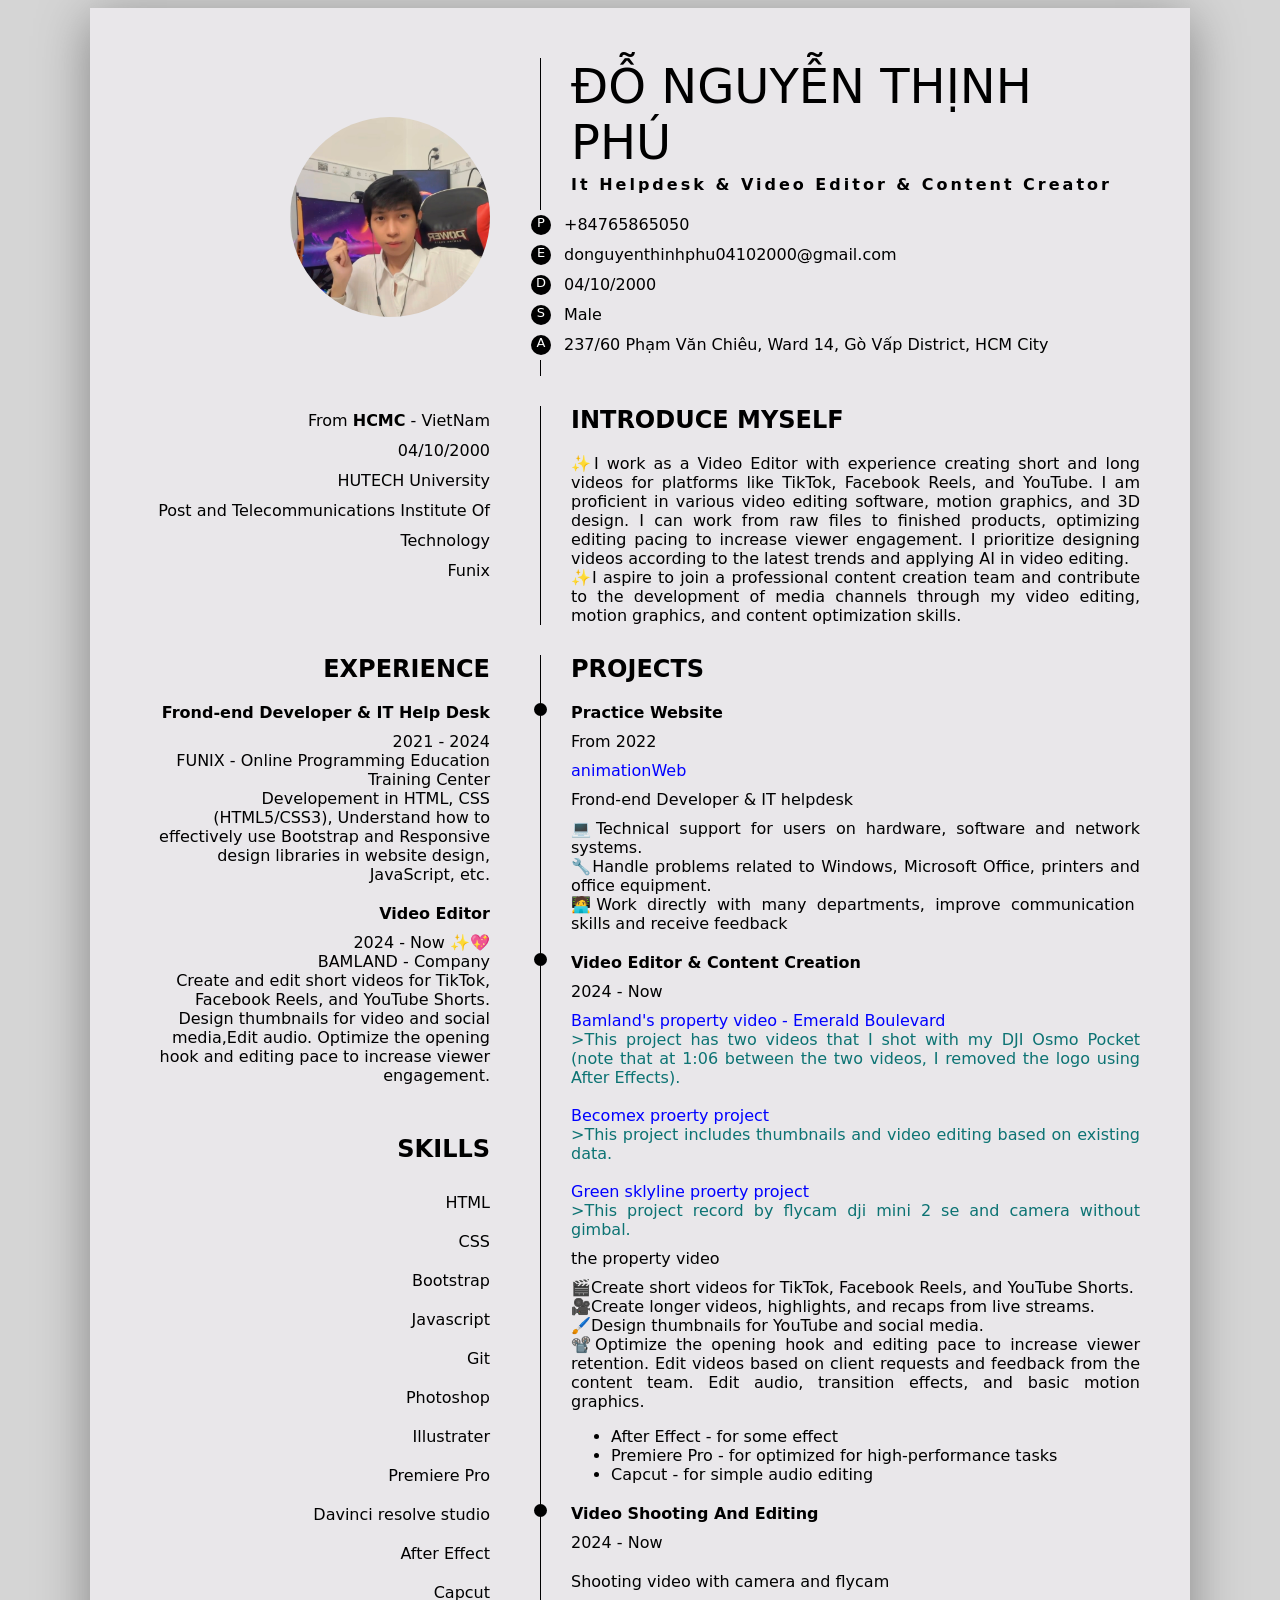
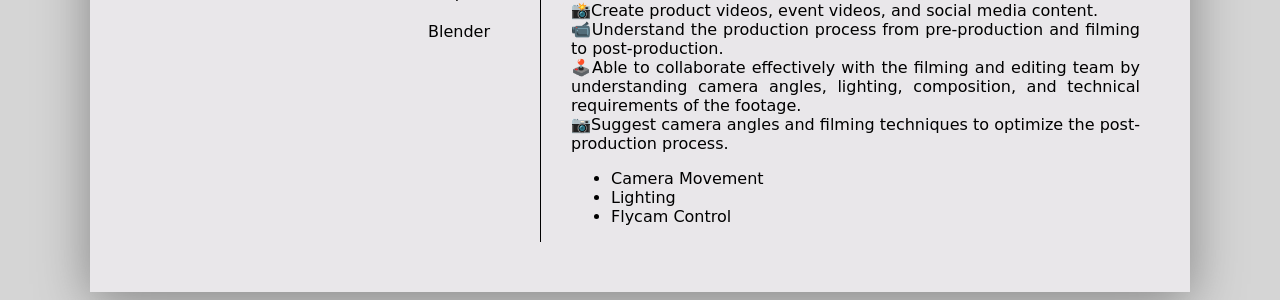
<file: CV_videoEditor/index.html>
<!doctype html>
<html lang="en">
  <head>
    <meta charset="UTF-8" />
    <meta http-equiv="X-UA-Compatible" content="IE=edge" />
    <meta name="viewport" content="width=device-width, initial-scale=1.0" />
    <title>Phu's CV</title>
    <link rel="stylesheet" href="index.css" />
    <link
      rel="stylesheet"
      href="https://cdnjs.cloudflare.com/ajax/libs/font-awesome/6.2.1/css/all.min.css"
    />
  </head>
  <body>
    <div class="container">
      <div class="avatar">
        <img src="CV.jpg" alt="" />
      </div>
      <div class="name">
        <h1>ĐỖ NGUYỄN THỊNH PHÚ</h1>
        <div class="specialize">
          It Helpdesk & Video Editor & Content Creator
        </div>
        <ul class="contact">
          <li><span>P</span> +84765865050</li>
          <li><span>E</span> donguyenthinhphu04102000@gmail.com</li>
          <li><span>D</span> 04/10/2000</li>
          <li><span>S</span> Male</li>
          <li>
            <span>A</span> 237/60 Phạm Văn Chiêu, Ward 14, Gò Vấp District, HCM
            City
          </li>
        </ul>
      </div>
      <div class="info">
        <ul>
          <li>From <b>HCMC</b> - VietNam</li>
          <li>04/10/2000</li>
          <li>HUTECH University</li>
          <li>Post and Telecommunications Institute Of Technology</li>
          <li>Funix</li>
        </ul>
      </div>
      <div class="intro">
        <h2>INTRODUCE MYSELF</h2>
        <div class="des">
          ✨I work as a Video Editor with experience creating short and long
          videos for platforms like TikTok, Facebook Reels, and YouTube. I am
          proficient in various video editing software, motion graphics, and 3D
          design. I can work from raw files to finished products, optimizing
          editing pacing to increase viewer engagement. I prioritize designing
          videos according to the latest trends and applying AI in video
          editing. <br />
          ✨I aspire to join a professional content creation team and contribute
          to the development of media channels through my video editing, motion
          graphics, and content optimization skills.
        </div>
      </div>
      <div class="experience">
        <h2>EXPERIENCE</h2>

        <div class="item">
          <h4>Frond-end Developer & IT Help Desk</h4>
          <div class="time">
            <span>2021 - 2024</span>
            <br />
            <span>FUNIX - Online Programming Education Training Center</span>
          </div>
          <div class="des">
            Developement in HTML, CSS (HTML5/CSS3), Understand how to
            effectively use Bootstrap and Responsive design libraries in website
            design, JavaScript, etc.
          </div>
        </div>

        <div class="item">
          <h4>Video Editor</h4>
          <div class="time">
            <span>2024 - Now</span> ✨💖
            <br />
            <span>BAMLAND - Company</span>
          </div>
          <div class="des">
            Create and edit short videos for TikTok, Facebook Reels, and YouTube
            Shorts. Design thumbnails for video and social media,Edit audio.
            Optimize the opening hook and editing pace to increase viewer
            engagement.
          </div>
        </div>
        <h2 class="skills">SKILLS</h2>
        <ul>
          <li>HTML</li>
          <li>CSS</li>
          <li>Bootstrap</li>
          <li>Javascript</li>
          <li>Git</li>
          <li>Photoshop</li>
          <li>Illustrater</li>
          <li>Premiere Pro</li>
          <li>Davinci resolve studio</li>
          <li>After Effect</li>
          <li>Capcut</li>
          <li>Blender</li>
        </ul>
      </div>
      <div class="project">
        <h2>PROJECTS</h2>
        <div class="item">
          <h4>Practice Website</h4>
          <div class="time">From 2022</div>
          <div class="web"><a href="https://phu0410.github.io/CV_videoEditor/ChrisMast.html"
              >animationWeb
            </a></div>
          <div class="location">Frond-end Developer & IT helpdesk</div>
          <div class="des">
            💻Technical support for users on hardware, software and network
            systems. <br />
            🔧Handle problems related to Windows, Microsoft Office, printers and
            office equipment. <br />
            🧑‍💻Work directly with many departments, improve communication skills
            and receive feedback
          </div>
        </div>

        <div class="item">
          <h4>Video Editor & Content Creation</h4>
          <div class="time">2024 - Now</div>
          <div class="web">
            <a
              href="https://drive.google.com/drive/folders/1BaCYa3hO27qHtuAuKKKrFc0nmqJ7KECo?usp=sharing"
              >Bamland's property video - Emerald Boulevard
            </a>
            <div class="des">
              >This project has two videos that I shot with my DJI Osmo Pocket
              (note that at 1:06 between the two videos, I removed the logo
              using After Effects).
            </div>
            <br />
            <a
              href="https://drive.google.com/drive/folders/1PlOJanoSykc5bjNb6Ya43X2ZH3G6Sf4e?usp=sharing"
              >Becomex proerty project
            </a>
            <div class="des">
              >This project includes thumbnails and video editing based on
              existing data.
            </div>
            <br />
            <a
              href="https://drive.google.com/drive/folders/14E3wXo5Frzo8lVdf6R0ysvtfVhwouVs3?usp=sharing"
              >Green sklyline proerty project
            </a>
            <div class="des">
              >This project record by flycam dji mini 2 se and camera without
              gimbal.
            </div>
          </div>
          <div class="location">the property video</div>
          <div class="des">
            🎬Create short videos for TikTok, Facebook Reels, and YouTube
            Shorts.<br />
            🎥Create longer videos, highlights, and recaps from live streams.<br />
            🖌️Design thumbnails for YouTube and social media.<br />
            📽️Optimize the opening hook and editing pace to increase viewer
            retention. Edit videos based on client requests and feedback from
            the content team. Edit audio, transition effects, and basic motion
            graphics.
            <ul>
              <li>After Effect - for some effect</li>
              <li>Premiere Pro - for optimized for high-performance tasks</li>
              <li>Capcut - for simple audio editing</li>
            </ul>
          </div>
        </div>

        <div class="item">
          <h4>Video Shooting And Editing</h4>
          <div class="time">2024 - Now</div>
          <div class="web">
            <!-- <a href="https://cvonlinecuaphu.000webhostapp.com/"
              >cvonlinecuaphu.000webhostapp.com
            </a> -->
          </div>
          <div class="location">Shooting video with camera and flycam</div>
          <div class="des">
            📸Create product videos, event videos, and social media content.<br />
            📹Understand the production process from pre-production and filming
            to post-production. <br />
            🕹️Able to collaborate effectively with the filming and editing team
            by understanding camera angles, lighting, composition, and technical
            requirements of the footage. <br />
            📷Suggest camera angles and filming techniques to optimize the
            post-production process.
            <ul>
              <li>Camera Movement</li>
              <li>Lighting</li>
              <li>Flycam Control</li>
            </ul>
          </div>
        </div>
      </div>
    </div>
  </body>
</html>
</file>
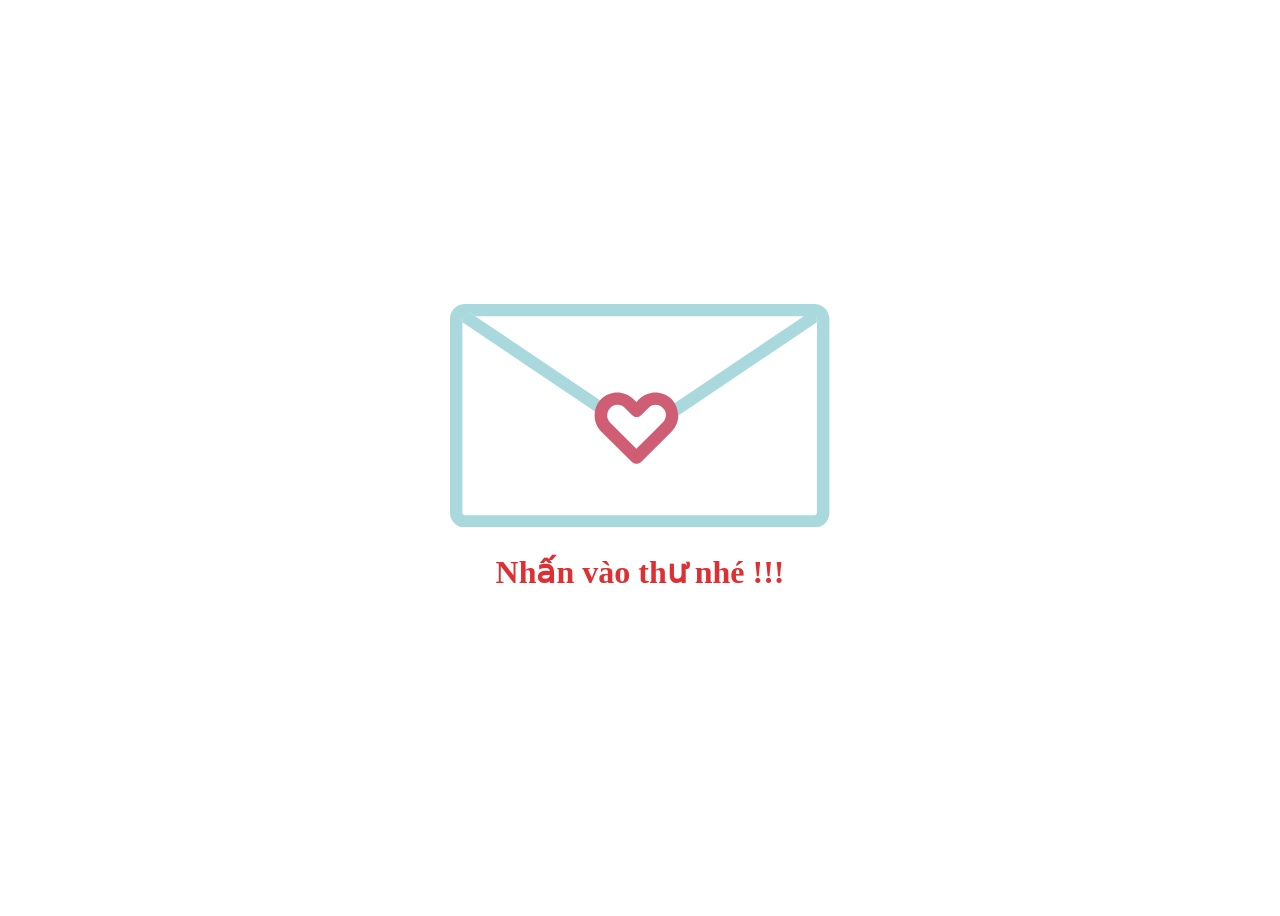
<file: CV_videoEditor/ChrisMast.html>
<!doctype html>
<html lang="en">
  <head>
    <meta charset="UTF-8" />
    <meta http-equiv="X-UA-Compatible" content="IE=edge" />
    <meta name="viewport" content="width=device-width, initial-scale=1.0" />
    <title>Lời chúc của Phú☃️☃️❄️❄️</title>
  </head>
  <style>
    ::selection {
      background: rgba(255, 255, 0, 0.5);
    }

    body {
      background: white;
    }

    .window {
      width: 340px;
      height: 340px;
      background: #a0d5d3;
      position: absolute;
      top: 50%;
      left: 50%;
      border-radius: 50%;
      margin-top: -60px;
      -webkit-transform: translate(-50%, -50%);
      -moz-transform: translate(-50%, -50%);
      -ms-transform: translate(-50%, -50%);
      -o-transform: translate(-50%, -50%);
      transform: translate(-50%, -50%);
      border: 10px solid #f8e7dc;
      overflow: hidden;
    }

    .santa {
      position: absolute;
      left: 50%;
      bottom: 0;
      -webkit-transform: translateX(-50%);
      -moz-transform: translateX(-50%);
      -ms-transform: translateX(-50%);
      -o-transform: translateX(-50%);
      transform: translateX(-50%);
    }

    .santa .body {
      width: 190px;
      height: 210px;
      background: #de2f32;
      position: relative;
      border-radius: 50%;
      top: 0;
      -webkit-animation: bodyLaugh 4s linear infinite;
      -moz-animation: bodyLaugh 4s linear infinite;
      -ms-animation: bodyLaugh 4s linear infinite;
      -o-animation: bodyLaugh 4s linear infinite;
      animation: bodyLaugh 4s linear infinite;
      -webkit-transform: translateY(50%);
      -moz-transform: translateY(50%);
      -ms-transform: translateY(50%);
      -o-transform: translateY(50%);
      transform: translateY(50%);
    }

    .santa .body:before {
      content: " ";
      width: 7px;
      height: 7px;
      background: #f7be10;
      border-radius: 50%;
      position: absolute;
      top: 35%;
      left: 50%;
      -webkit-transform: translate(-50%, -50%);
      -moz-transform: translate(-50%, -50%);
      -ms-transform: translate(-50%, -50%);
      -o-transform: translate(-50%, -50%);
      transform: translate(-50%, -50%);
      box-shadow:
        0px -18px 0px #f7be10,
        0px 18px 0px #f7be10;
    }

    .santa .head {
      z-index: 2;
      position: absolute;
      bottom: 90px;
      left: 50%;
      -webkit-animation: headLaugh 4s linear infinite;
      -moz-animation: headLaugh 4s linear infinite;
      -ms-animation: headLaugh 4s linear infinite;
      -o-animation: headLaugh 4s linear infinite;
      animation: headLaugh 4s linear infinite;
      -webkit-transform: translateX(-50%);
      -moz-transform: translateX(-50%);
      -ms-transform: translateX(-50%);
      -o-transform: translateX(-50%);
      transform: translateX(-50%);
    }

    .santa .head .face {
      width: 120px;
      height: 130px;
      background: #edcab0;
      background: radial-gradient(#edcab0, #e9a982);
      border-radius: 50%;
      border: 3px solid #f8e7dc;
    }

    .santa .head .face .redhat .whitepart {
      position: absolute;
      left: 50%;
      top: 0;
      -webkit-transform: translateX(-50%);
      -moz-transform: translateX(-50%);
      -ms-transform: translateX(-50%);
      -o-transform: translateX(-50%);
      transform: translateX(-50%);
      width: 90%;
      height: 32px;
      background: #f8e7dc;
      border-radius: 50px;
      z-index: 4;
      box-shadow: 0px 6px 0px -4px rgba(0, 0, 0, 0.1);
    }

    .santa .head .face .redhat .redpart {
      width: 120px;
      height: 120px;
      background: #de2f32;
      position: absolute;
      top: -50px;
      left: 15px;
      border-radius: 50%;
      z-index: -1;
    }

    .santa .head .face .redhat .redpart:before {
      content: " ";
      width: 95px;
      height: 95px;
      position: absolute;
      left: 0;
      top: 12px;
      border-radius: 50%;
      box-shadow: inset -8px -1px 0px -5px rgba(0, 0, 0, 0.05);
    }

    .santa .head .face .redhat .redpart:after {
      content: " ";
      position: absolute;
      right: 0;
      top: 60px;
      background: #de2f32;
      width: 20px;
      height: 50px;
    }

    .santa .head .face .redhat .hatball {
      width: 38px;
      height: 38px;
      background: #f8e7dc;
      border-radius: 50%;
      z-index: 5;
      position: absolute;
      right: -20px;
      top: 40px;
      box-shadow: 0px 6px 0px -4px rgba(0, 0, 0, 0.1);
    }

    .santa .head .face .eyes {
      position: absolute;
      left: 50%;
      -webkit-transform: translateX(-50%);
      -moz-transform: translateX(-50%);
      -ms-transform: translateX(-50%);
      -o-transform: translateX(-50%);
      transform: translateX(-50%);
      top: 57px;
    }

    .santa .head .face .eyes:before,
    .santa .head .face .eyes:after {
      content: " ";
      position: absolute;
      width: 15px;
      height: 9px;
      top: 0;
      border: 5px solid #a8744f;
      border-width: 0;
      border-top-width: 5px;
      border-radius: 50%;
    }

    .santa .head .face .eyes:before {
      left: -28px;
    }

    .santa .head .face .eyes:after {
      right: -28px;
    }

    .santa .head .face .beard {
      width: 55px;
      height: 55px;
      background: #f8e7dc;
      border-radius: 50%;
      position: absolute;
      bottom: -30px;
      left: 50%;
      -webkit-animation: beardLaugh 4s linear infinite;
      -moz-animation: beardLaugh 4s linear infinite;
      -ms-animation: beardLaugh 4s linear infinite;
      -o-animation: beardLaugh 4s linear infinite;
      animation: beardLaugh 4s linear infinite;
      -webkit-transform: translateX(-50%);
      -moz-transform: translateX(-50%);
      -ms-transform: translateX(-50%);
      -o-transform: translateX(-50%);
      transform: translateX(-50%);
    }

    .santa .head .face .beard:before,
    .santa .head .face .beard:after {
      content: " ";
      width: 80px;
      height: 80px;
      background: #f8e7dc;
      border-radius: 50%;
      position: absolute;
      bottom: 15px;
    }

    .santa .head .face .beard:before {
      left: -40px;
    }

    .santa .head .face .beard:after {
      right: -40px;
    }

    .santa .head .face .beard .nouse {
      width: 25px;
      height: 20px;
      border-radius: 50%;
      background: #edcab0;
      position: absolute;
      z-index: 3;
      box-shadow: inset -3px -3px 0px #e9a982;
      left: 50%;
      -webkit-transform: translateX(-50%);
      -moz-transform: translateX(-50%);
      -ms-transform: translateX(-50%);
      -o-transform: translateX(-50%);
      transform: translateX(-50%);
      top: -42px;
    }

    .santa .head .face .beard .mouth {
      background: #a8744f;
      z-index: 3;
      position: absolute;
      width: 15px;
      height: 5px;
      border-bottom-right-radius: 80px 50px;
      border-bottom-left-radius: 80px 50px;
      left: 50%;
      top: 0;
      -webkit-animation: mouthLaugh 4s linear infinite;
      -moz-animation: mouthLaugh 4s linear infinite;
      -ms-animation: mouthLaugh 4s linear infinite;
      -o-animation: mouthLaugh 4s linear infinite;
      animation: mouthLaugh 4s linear infinite;
      -webkit-transform: translateX(-50%);
      -moz-transform: translateX(-50%);
      -ms-transform: translateX(-50%);
      -o-transform: translateX(-50%);
      transform: translateX(-50%);
    }

    .santa .head .ears:before,
    .santa .head .ears:after {
      content: " ";
      width: 20px;
      height: 30px;
      border-radius: 50%;
      background: radial-gradient(#e9a982, #edcab0);
      position: absolute;
      top: 50%;
      z-index: -1;
    }

    .santa .head .ears:before {
      left: -8px;
      -webkit-transform: rotate(-10deg);
      -moz-transform: rotate(-10deg);
      -ms-transform: rotate(-10deg);
      -o-transform: rotate(-10deg);
      transform: rotate(-10deg);
    }

    .santa .head .ears:after {
      right: -8px;
      -webkit-transform: rotate(10deg);
      -moz-transform: rotate(10deg);
      -ms-transform: rotate(10deg);
      -o-transform: rotate(10deg);
      transform: rotate(10deg);
    }

    @font-face {
      font-family: "Mountains of Christmas";
      font-style: normal;
      src:
        local("Mountains of Christmas"),
        local("MountainsofChristmas-Regular"),
        url(https://fonts.gstatic.com/s/mountainsofchristmas/v8/dVGBFPwd6G44IWDbQtPewylJhLDHyIrT3I5b5eGTHmw.woff2)
          format("woff2");
    }

    /* .message {
        position: absolute;
        left: 50%;
        top: 50%;
        margin-top: 80px;
        -webkit-transform: translateX(-50%);
        -moz-transform: translateX(-50%);
        -ms-transform: translateX(-50%);
        -o-transform: translateX(-50%);
        transform: translateX(-50%);
        color: #f8e7dc;
        font-family: 'Mountains of Christmas';
    }

    .message h1 {
        font-style: normal;
        font-size: 75px;
        margin-bottom: 0;
        white-space: nowrap;
    }

    .message h2 {
        margin: 0;
        font-size: 20px;
        text-align: center;
        white-space: nowrap;
    } */
    /* im trying to fix this to below */
    .message {
      position: absolute;
      left: 50%;
      top: 50%;
      margin-top: 80px;
      transform: translateX(-50%);
      color: #f8e7dc;
      font-family: "Mountains of Christmas";

      width: 90%;
      max-width: 600px;
      text-align: center;
    }

    .message h1 {
      font-style: normal;
      font-size: clamp(32px, 8vw, 75px);
      margin-bottom: 10px;
      line-height: 1.1;

      white-space: normal;
      word-wrap: break-word;
    }

    .message h2 {
      margin: 5px 0;
      font-size: clamp(14px, 3vw, 20px);
      line-height: 1.5;

      white-space: normal;
      word-wrap: break-word;
    }
    @media (max-width: 768px) {
      .window {
        width: 280px;
        height: 280px;
      }

      .message {
        width: 95%;
        margin-top: 60px;
      }

      .message h1 {
        font-size: 38px;
      }

      .message h2 {
        font-size: 16px;
      }
    }
    /* that's all */

    .message h2 a {
      color: #f7be10;
      opacity: 0.8;
    }

    .message h2 a:hover {
      opacity: 1;
    }

    @-webkit-keyframes bodyLaugh {
      0% {
        top: 0px;
      }

      2% {
        top: -3px;
      }

      4% {
        top: 0px;
      }

      8% {
        top: -3px;
      }

      10% {
        top: 0px;
      }

      12% {
        top: -3px;
      }

      14% {
        top: 0px;
      }

      18% {
        top: -3px;
      }

      20% {
        top: 0px;
      }

      22% {
        top: -3px;
      }

      24% {
        top: 0px;
      }

      28% {
        top: -3px;
      }

      30% {
        top: 0px;
      }

      100% {
        top: 0px;
      }
    }

    @-moz-keyframes bodyLaugh {
      0% {
        top: 0px;
      }

      2% {
        top: -3px;
      }

      4% {
        top: 0px;
      }

      8% {
        top: -3px;
      }

      10% {
        top: 0px;
      }

      12% {
        top: -3px;
      }

      14% {
        top: 0px;
      }

      18% {
        top: -3px;
      }

      20% {
        top: 0px;
      }

      22% {
        top: -3px;
      }

      24% {
        top: 0px;
      }

      28% {
        top: -3px;
      }

      30% {
        top: 0px;
      }

      100% {
        top: 0px;
      }
    }

    @-ms-keyframes bodyLaugh {
      0% {
        top: 0px;
      }

      2% {
        top: -3px;
      }

      4% {
        top: 0px;
      }

      8% {
        top: -3px;
      }

      10% {
        top: 0px;
      }

      12% {
        top: -3px;
      }

      14% {
        top: 0px;
      }

      18% {
        top: -3px;
      }

      20% {
        top: 0px;
      }

      22% {
        top: -3px;
      }

      24% {
        top: 0px;
      }

      28% {
        top: -3px;
      }

      30% {
        top: 0px;
      }

      100% {
        top: 0px;
      }
    }

    @keyframes bodyLaugh {
      0% {
        top: 0px;
      }

      2% {
        top: -3px;
      }

      4% {
        top: 0px;
      }

      8% {
        top: -3px;
      }

      10% {
        top: 0px;
      }

      12% {
        top: -3px;
      }

      14% {
        top: 0px;
      }

      18% {
        top: -3px;
      }

      20% {
        top: 0px;
      }

      22% {
        top: -3px;
      }

      24% {
        top: 0px;
      }

      28% {
        top: -3px;
      }

      30% {
        top: 0px;
      }

      100% {
        top: 0px;
      }
    }

    @-webkit-keyframes beardLaugh {
      0% {
        bottom: -28px;
      }

      2% {
        bottom: -30px;
      }

      4% {
        bottom: -28px;
      }

      8% {
        bottom: -30px;
      }

      10% {
        bottom: -28px;
      }

      12% {
        bottom: -30px;
      }

      14% {
        bottom: -28px;
      }

      18% {
        bottom: -30px;
      }

      20% {
        bottom: -28px;
      }

      22% {
        bottom: -30px;
      }

      24% {
        bottom: -28px;
      }

      28% {
        bottom: -30px;
      }

      30% {
        bottom: -28px;
      }

      100% {
        bottom: -28px;
      }
    }

    @-moz-keyframes beardLaugh {
      0% {
        bottom: -28px;
      }

      2% {
        bottom: -30px;
      }

      4% {
        bottom: -28px;
      }

      8% {
        bottom: -30px;
      }

      10% {
        bottom: -28px;
      }

      12% {
        bottom: -30px;
      }

      14% {
        bottom: -28px;
      }

      18% {
        bottom: -30px;
      }

      20% {
        bottom: -28px;
      }

      22% {
        bottom: -30px;
      }

      24% {
        bottom: -28px;
      }

      28% {
        bottom: -30px;
      }

      30% {
        bottom: -28px;
      }

      100% {
        bottom: -28px;
      }
    }

    @-ms-keyframes beardLaugh {
      0% {
        bottom: -28px;
      }

      2% {
        bottom: -30px;
      }

      4% {
        bottom: -28px;
      }

      8% {
        bottom: -30px;
      }

      10% {
        bottom: -28px;
      }

      12% {
        bottom: -30px;
      }

      14% {
        bottom: -28px;
      }

      18% {
        bottom: -30px;
      }

      20% {
        bottom: -28px;
      }

      22% {
        bottom: -30px;
      }

      24% {
        bottom: -28px;
      }

      28% {
        bottom: -30px;
      }

      30% {
        bottom: -28px;
      }

      100% {
        bottom: -28px;
      }
    }

    @keyframes beardLaugh {
      0% {
        bottom: -28px;
      }

      2% {
        bottom: -30px;
      }

      4% {
        bottom: -28px;
      }

      8% {
        bottom: -30px;
      }

      10% {
        bottom: -28px;
      }

      12% {
        bottom: -30px;
      }

      14% {
        bottom: -28px;
      }

      18% {
        bottom: -30px;
      }

      20% {
        bottom: -28px;
      }

      22% {
        bottom: -30px;
      }

      24% {
        bottom: -28px;
      }

      28% {
        bottom: -30px;
      }

      30% {
        bottom: -28px;
      }

      100% {
        bottom: -28px;
      }
    }

    @-webkit-keyframes headLaugh {
      0% {
        bottom: 83px;
      }

      45% {
        bottom: 83px;
      }

      50% {
        bottom: 90px;
      }

      92% {
        bottom: 90px;
      }

      98% {
        bottom: 83px;
      }

      100% {
        bottom: 83px;
      }
    }

    @-moz-keyframes headLaugh {
      0% {
        bottom: 83px;
      }

      45% {
        bottom: 83px;
      }

      50% {
        bottom: 90px;
      }

      92% {
        bottom: 90px;
      }

      98% {
        bottom: 83px;
      }

      100% {
        bottom: 83px;
      }
    }

    @-ms-keyframes headLaugh {
      0% {
        bottom: 83px;
      }

      45% {
        bottom: 83px;
      }

      50% {
        bottom: 90px;
      }

      92% {
        bottom: 90px;
      }

      98% {
        bottom: 83px;
      }

      100% {
        bottom: 83px;
      }
    }

    @keyframes headLaugh {
      0% {
        bottom: 83px;
      }

      45% {
        bottom: 83px;
      }

      50% {
        bottom: 90px;
      }

      92% {
        bottom: 90px;
      }

      98% {
        bottom: 83px;
      }

      100% {
        bottom: 83px;
      }
    }

    @-webkit-keyframes mouthLaugh {
      0% {
        width: 20px;
      }

      45% {
        width: 20px;
      }

      50% {
        width: 15px;
      }

      92% {
        width: 15px;
      }

      98% {
        width: 20px;
      }

      100% {
        width: 20px;
      }
    }

    @-moz-keyframes mouthLaugh {
      0% {
        width: 20px;
      }

      45% {
        width: 20px;
      }

      50% {
        width: 15px;
      }

      92% {
        width: 15px;
      }

      98% {
        width: 20px;
      }

      100% {
        width: 20px;
      }
    }

    @-ms-keyframes mouthLaugh {
      0% {
        width: 20px;
      }

      45% {
        width: 20px;
      }

      50% {
        width: 15px;
      }

      92% {
        width: 15px;
      }

      98% {
        width: 20px;
      }

      100% {
        width: 20px;
      }
    }

    @keyframes mouthLaugh {
      0% {
        width: 20px;
      }

      45% {
        width: 20px;
      }

      50% {
        width: 15px;
      }

      92% {
        width: 15px;
      }

      98% {
        width: 20px;
      }

      100% {
        width: 20px;
      }
    }

    /* abc  */

    .christmas {
      display: none;
    }

    /* .christmas:before {
  content: "";
  position: absolute;
  top: 0;
  left: 0;
  width: 100%;
  height: 100%;
  transform: rotate(-10deg);
  background-image: 
    radial-gradient(circle at 30% 30%, #fff 1.5%, transparent 2.5%), 
    radial-gradient(circle at 80% 70%, #fff 1.5%, transparent 2.5%), 
    radial-gradient(circle at 30% 50%, #fff 1%, transparent 2%), 
    radial-gradient(circle at 70% 85%, #fff 1%, transparent 2%);
  background-size: 10% 30%;
  background-position: 0 0, 0 0, 0 0, 0 0;
  -webkit-animation: snow 3s linear infinite ;
          animation: snow 3s linear infinite ;
}
@media (max-width: 768px) {
    .christmas:before {
        background-size: 100px 160px;
    }
} */
    .christmas:before {
      content: "";
      position: absolute;
      inset: -20%;

      transform: rotate(-10deg);

      background-image:
        radial-gradient(circle at 20% 20%, #fff 1.5%, transparent 2.5%),
        radial-gradient(circle at 70% 30%, #fff 1.5%, transparent 2.5%),
        radial-gradient(circle at 40% 60%, #fff 1%, transparent 2%),
        radial-gradient(circle at 85% 80%, #fff 1%, transparent 2%);
      /* radial-gradient(circle at 30% 30%, #fff 1.5%, transparent 2.5%), 
        radial-gradient(circle at 80% 70%, #fff 1.5%, transparent 2.5%), 
        radial-gradient(circle at 30% 50%, #fff 1%, transparent 2%), 
        radial-gradient(circle at 70% 85%, #fff 1%, transparent 2%); */

      background-size: clamp(80px, 10vw, 180px) clamp(120px, 30vw, 300px);

      animation: snow 4s linear infinite;
    }
    /* @media (max-width: 768px) {
    .christmas:before {
        background-size: 100px 160px;
    }
} */
    @-webkit-keyframes snow {
      100% {
        background-position:
          0px 200px,
          0 200px,
          0px 200px,
          0px 200px;
      }
    }
    /* @keyframes snow {
  100% {
    background-position: 0px 200px, 0 200px, 0px 200px, 0px 200px;
  }
} */
    @keyframes snow {
      from {
        background-position:
          0 0,
          0 0,
          0 0,
          0 0;
      }

      to {
        background-position:
          50px 250px,
          20px 250px,
          70px 250px,
          40px 250px;
      }
    }
  </style>

  <body
    id="body"
    style="
      display: flex;
      align-items: center;
      justify-content: center;
      height: 100vh;
    "
  >
    <div id="btn" style="width: 30%">
      <svg
        xmlns="http://www.w3.org/2000/svg"
        xmlns:xlink="http://www.w3.org/1999/xlink"
        version="1.1"
        x="0px"
        y="0px"
        viewBox="0 0 150 88.4"
        enable-background="new 0 0 150 88.4"
        xml:space="preserve"
        style="fill: rgb(0, 0, 0)"
        role="img"
        aria-label="Valentine Envelope Line Icon"
      >
        <path
          d="M60.1,38.6c3.4-3.4,9-3.4,12.4,0l1.2,1.1l1.2-1.1c3.4-3.4,9-3.4,12.4,0c0.4,0.4,0.7,0.7,1,1.1L140,4.8H10.1  L60.1,38.6L60.1,38.6z"
          style="fill: none"
        ></path>
        <path
          d="M89.8,44.8c0,2.3-0.9,4.6-2.6,6.2L75.4,62.9c-0.5,0.5-1.1,0.7-1.7,0.7s-1.2-0.2-1.7-0.7L60.1,51  c-1.7-1.7-2.6-3.9-2.6-6.2c0-0.7,0.1-1.3,0.2-2L4.8,7.2v75.4c0,0.6,0.5,1,1,1h138.3c0.6,0,1-0.5,1-1V7.2L89.8,44.5  C89.8,44.6,89.8,44.7,89.8,44.8z"
          style="fill: none"
        ></path>
        <g id="__id2_s23t51u2c">
          <path
            d="M148.8,2.3c0-0.1-0.1-0.2-0.2-0.3c-0.3-0.3-0.6-0.6-0.9-0.8c-0.4-0.2-0.8-0.3-1.2-0.3c0.4,0,0.9,0.1,1.2,0.3  c-1-0.8-2.2-1.2-3.6-1.2H5.9C4.5,0,3.3,0.5,2.3,1.2C2.1,1.3,1.9,1.5,1.8,1.7C1.7,1.8,1.5,1.9,1.4,2C0.5,3.1,0,4.4,0,5.9v76.7  c0,3.2,2.6,5.9,5.9,5.9h138.3c3.2,0,5.9-2.6,5.9-5.9V5.9C150,4.5,149.5,3.3,148.8,2.3z M147.9,5.4l-2.7,1.8v75.4c0,0.6-0.5,1-1,1  H5.9c-0.6,0-1-0.5-1-1V7.2L2.1,5.3l2.7,1.8V5.9c0-0.6,0.5-1,1-1h0.1c-0.6,0-1,0.5-1,1v1.3l52.9,35.6c0.3-1.6,1.1-3.1,2.3-4.2  l-50-33.7H10L4.8,1.3L10,4.8h130L88.2,39.7c1,1.4,1.5,3,1.6,4.8l55.3-37.3V5.9c0.1-0.6-0.4-1.1-1-1.1h0.1c0.6,0,1,0.5,1,1v1.3  L147.9,5.4c0.7-0.5,1-1.3,1.1-2C149,4.2,148.6,5,147.9,5.4z"
            style="fill: rgb(169, 216, 221)"
          ></path>
        </g>
        <g id="__id3_s23t51u2c">
          <path
            d="M90.2,43.7c-0.1-1.8-0.6-3.4-1.6-4.9c-0.3-0.4-0.6-0.8-1-1.2c-3.5-3.5-9.2-3.5-12.7,0l-1.2,1.2l-1.2-1.2  c-3.5-3.5-9.2-3.5-12.7,0c0,0,0,0,0,0c-1.2,1.2-2,2.7-2.4,4.4c-0.1,0.6-0.2,1.3-0.2,2c0,2.4,0.9,4.7,2.6,6.4L72,62.5  c0.5,0.5,1.1,0.7,1.8,0.7c0.6,0,1.3-0.2,1.8-0.7l12.1-12.1c1.7-1.7,2.6-4,2.6-6.4C90.3,43.9,90.2,43.8,90.2,43.7z M73.7,57.3  L63.3,46.9c-0.4-0.4-0.7-0.9-0.9-1.5c-0.2-0.4-0.2-0.9-0.2-1.4c0-1.1,0.4-2.1,1.2-2.9c0.2-0.2,0.5-0.4,0.8-0.6  c0.6-0.4,1.3-0.6,2.1-0.6c1.1,0,2.1,0.4,2.9,1.2l2.9,2.9c1,1,2.5,1,3.5,0l2.9-2.9c1.6-1.6,4.1-1.6,5.7,0c0.1,0.1,0.2,0.3,0.4,0.4  c1.2,1.6,1.1,3.8-0.4,5.3l-2.9,2.9L73.7,57.3z"
            style="fill: rgb(207, 94, 116)"
          ></path>
        </g>
      </svg>
      <h1 style="text-align: center; color: #de2f32">Nhấn vào thư nhé !!!</h1>
    </div>

    <div class="christmas">
      <div class="message">
        <h1>Merry Christmas!</h1>
        <h2>🦌🦌🎅🎅Lời chúc từ Phú☃️☃️❄️❄️</h2>
        <h2>
          Chúc cậu một giáng sinh an lành một năm mới bình an và những điều tốt
          lành nhất nhenn!
        </h2>
      </div>
      <div class="window">
        <div class="santa">
          <div class="head">
            <div class="face">
              <div class="redhat">
                <div class="whitepart"></div>
                <div class="redpart"></div>
                <div class="hatball"></div>
              </div>
              <div class="eyes"></div>
              <div class="beard">
                <div class="nouse"></div>
                <div class="mouth"></div>
              </div>
            </div>
            <div class="ears"></div>
          </div>
          <div class="body"></div>
        </div>
      </div>
    </div>
    <script>
      document.querySelector("#btn").onclick = function () {
        document.querySelector("#btn").style.display = "none";
        document.querySelector(".christmas").style.display = "block";
        document.querySelector("#body").style.background = "#de2f32";
      };
    </script>
  </body>
</html>
</file>
<file: CV_videoEditor/index.css>
body {
  background-color: #d5d5d5;
  font-family: system-ui;
}
.container {
  background-color: #e9e7ea;
  width: 1000px;
  max-width: 100%;
  margin: auto;
  padding: 50px;
  box-shadow: 0 10px 50px #858585;
  display: grid;
  grid-template-columns: 35% 60%;
  column-gap: 5%;
  row-gap: 30px;
}
/* Im Trying fix this code for flexible in email */
.contact li {
    display: grid;
    grid-template-columns: 25px 1fr;
    gap: 8px;
}

.contact li span {
    white-space: nowrap;
}

.contact li {
    overflow-wrap: anywhere;
}
/* it finish here for fix code */
.avatar img {
  width: 200px;
  height: 200px;
  object-fit: cover;
  border-radius: 50%;
}
.avatar {
  display: flex;
  justify-content: end;
  align-items: center;
}
.name {
  padding-left: 30px;
  border-left: 1px solid #000;
}
.name h1 {
  font-weight: 300;
  font-size: xxx-large;
  margin: 0px 0 5px;
}
.name .specialize {
  margin: 0;
  font-weight: bold;
  letter-spacing: 3px;
}
.name .contact {
  padding: 0;
  list-style: none;
}
.name .contact span {
  display: inline-block;
  background-color: #000;
  width: 20px;
  height: 20px;
  color: #fff;
  text-align: center;
  border-radius: 50%;
  font-size: small;
  margin-right: 20px;
}
.name .contact li {
  padding: 5px 0;
  transform: translate(-40px);
  background-color: #e9e7ea;
}
.info ul {
  padding: 0;
  margin: 0;
  list-style: none;
  text-align: right;
  line-height: 30px;
}

h2 {
  padding: 0;
  margin: 0 0 20px 0;
}
.intro {
  padding-left: 30px;
  border-left: 1px solid #000;
  text-align: justify;
}
.experience {
  text-align: right;
}
.experience h4 {
  margin: 20px 0 10px;
}
.skills {
  margin-top: 50px;
}
.experience ul {
  padding: 0;
  margin: 0;
  list-style: none;
}
.experience li {
  padding: 10px 0;
}
.project {
  padding-left: 30px;
  text-align: justify;
  border-left: 1px solid #000;
}
.project h4 {
  margin: 20px 0 10px;
}
.project .web {
  color: #0c7373;
  padding: 10px 0;
}
.project .location {
  font-weight: 500;
  padding-bottom: 10px;
}
.project .item {
  position: relative;
}
.project .item::before {
  position: absolute;
  width: 13px;
  height: 13px;
  background-color: #000;
  content: "";
  border-radius: 50%;
  left: -37px;
}
a:link {
    color: blue;
    text-decoration: none;
  }
a:hover {
  color: palevioletred;
  text-decoration: none;
}
a:active {
    color: red;
    text-decoration: underline;
}
</file>
